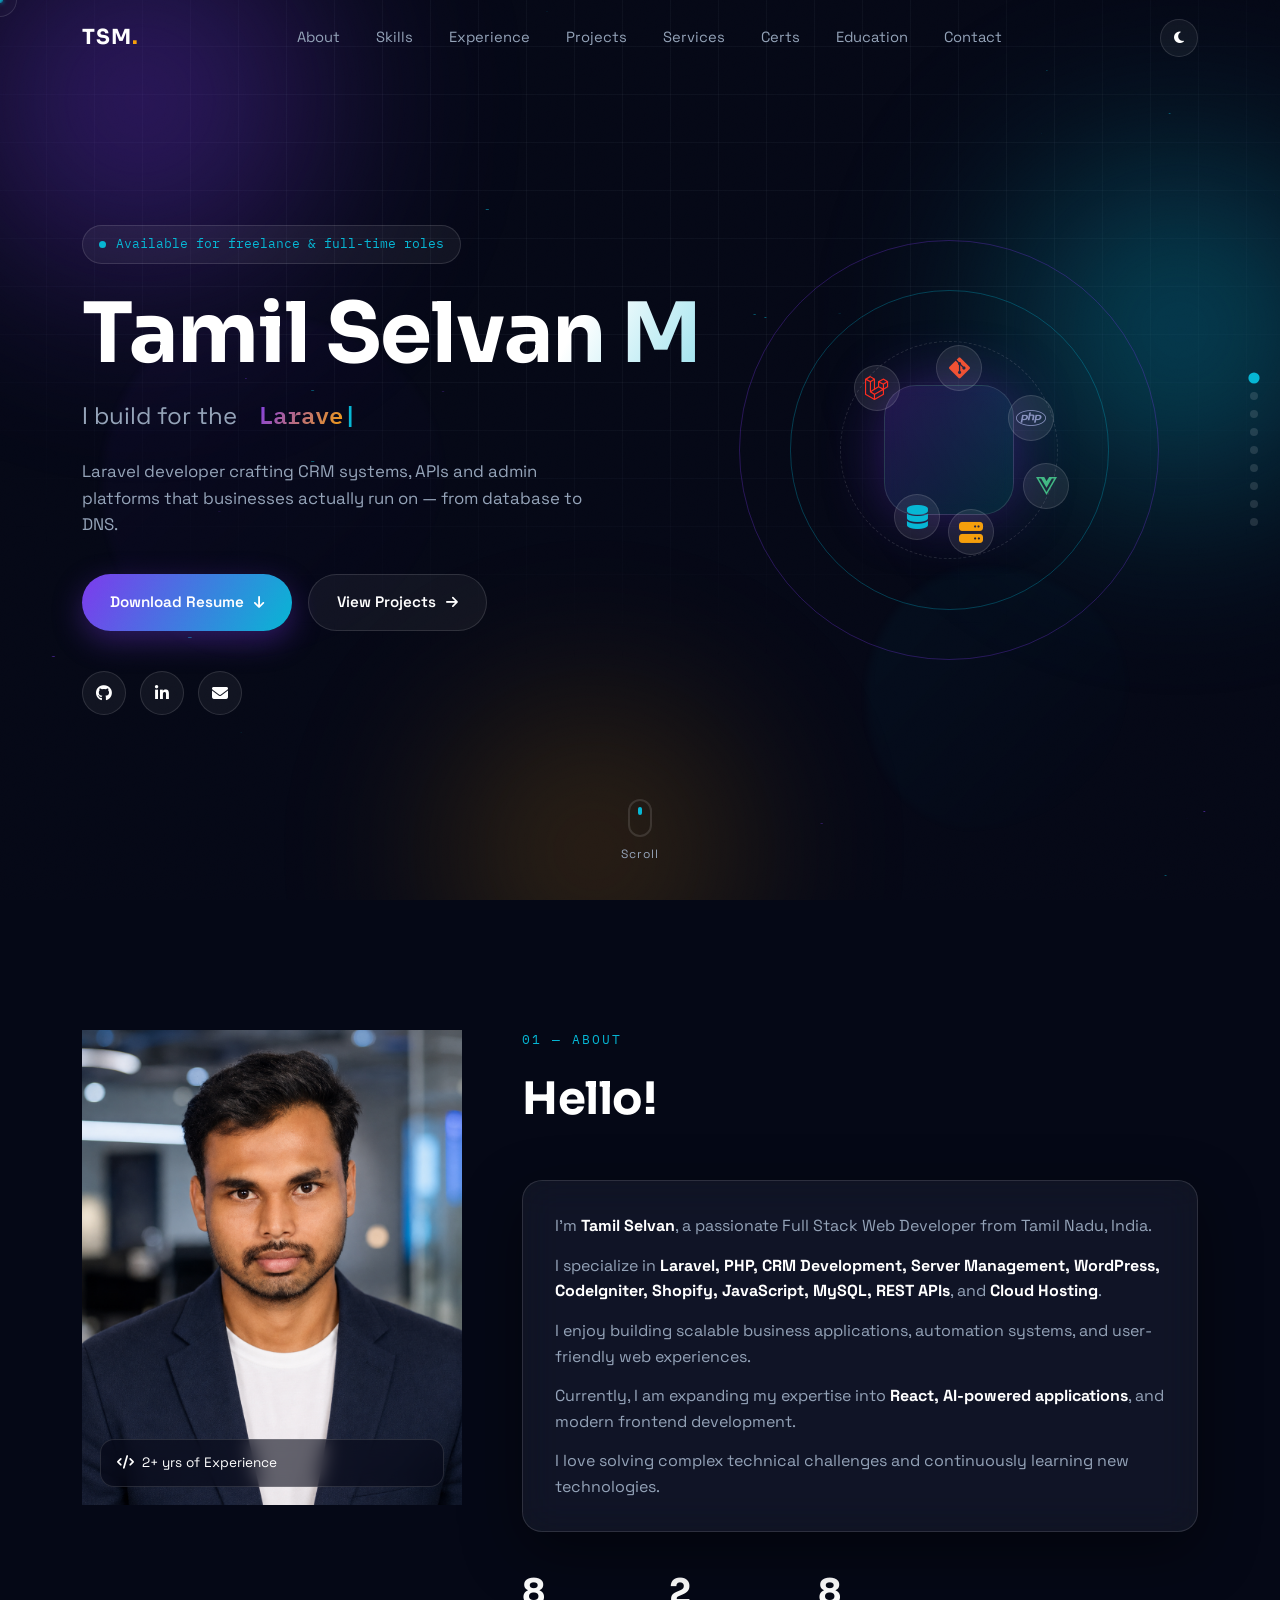
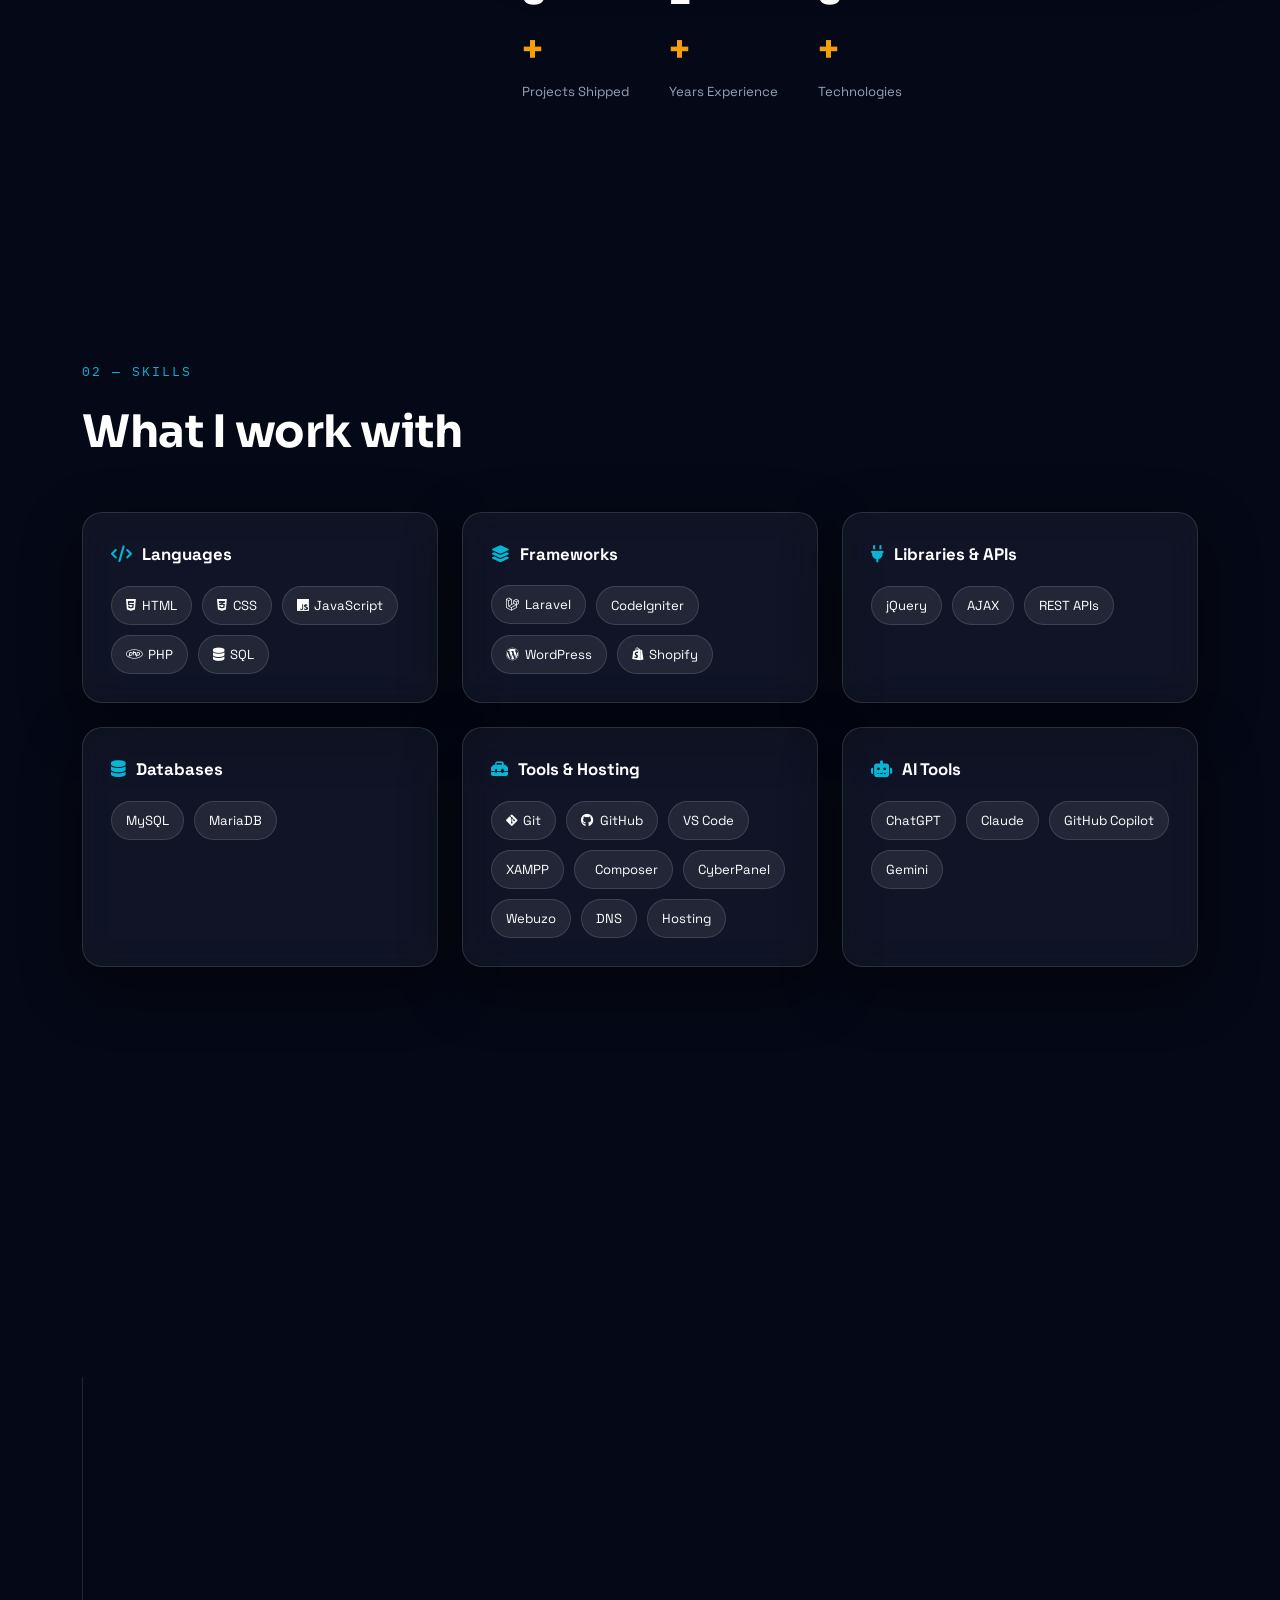
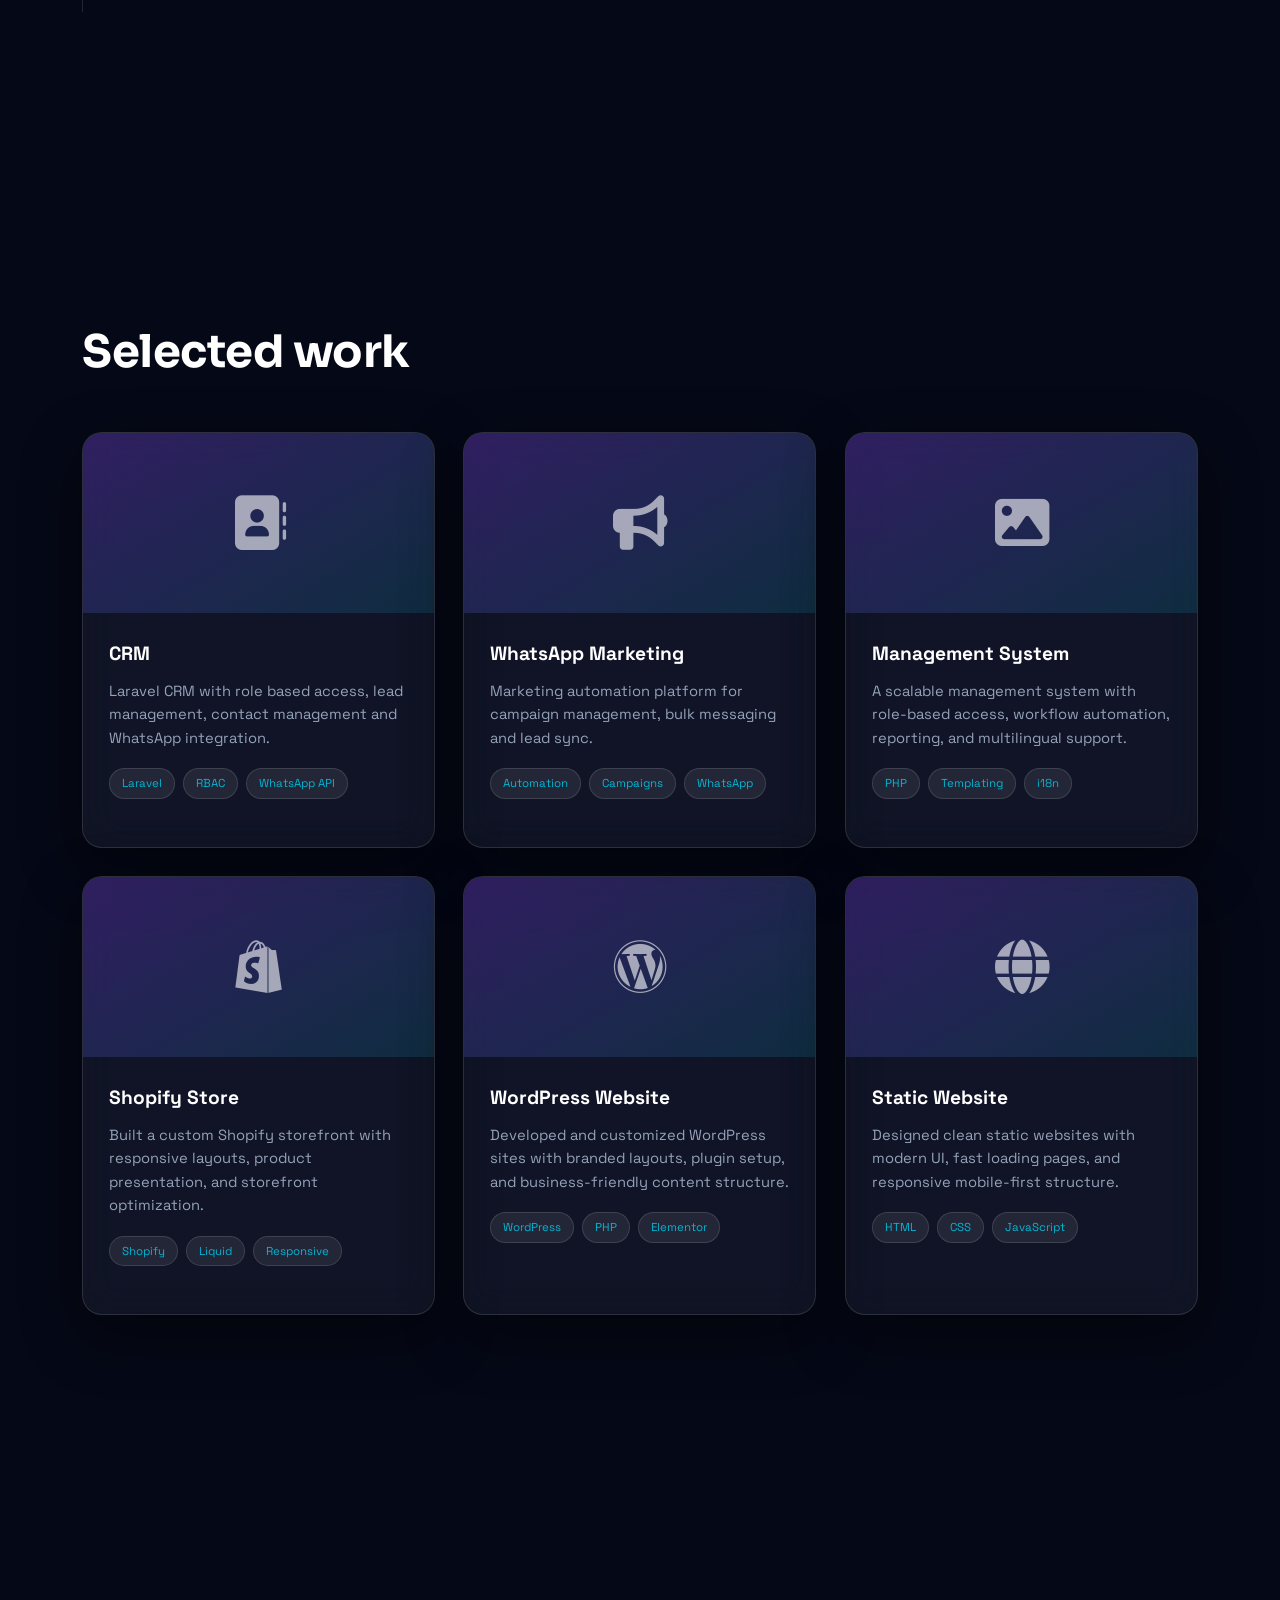
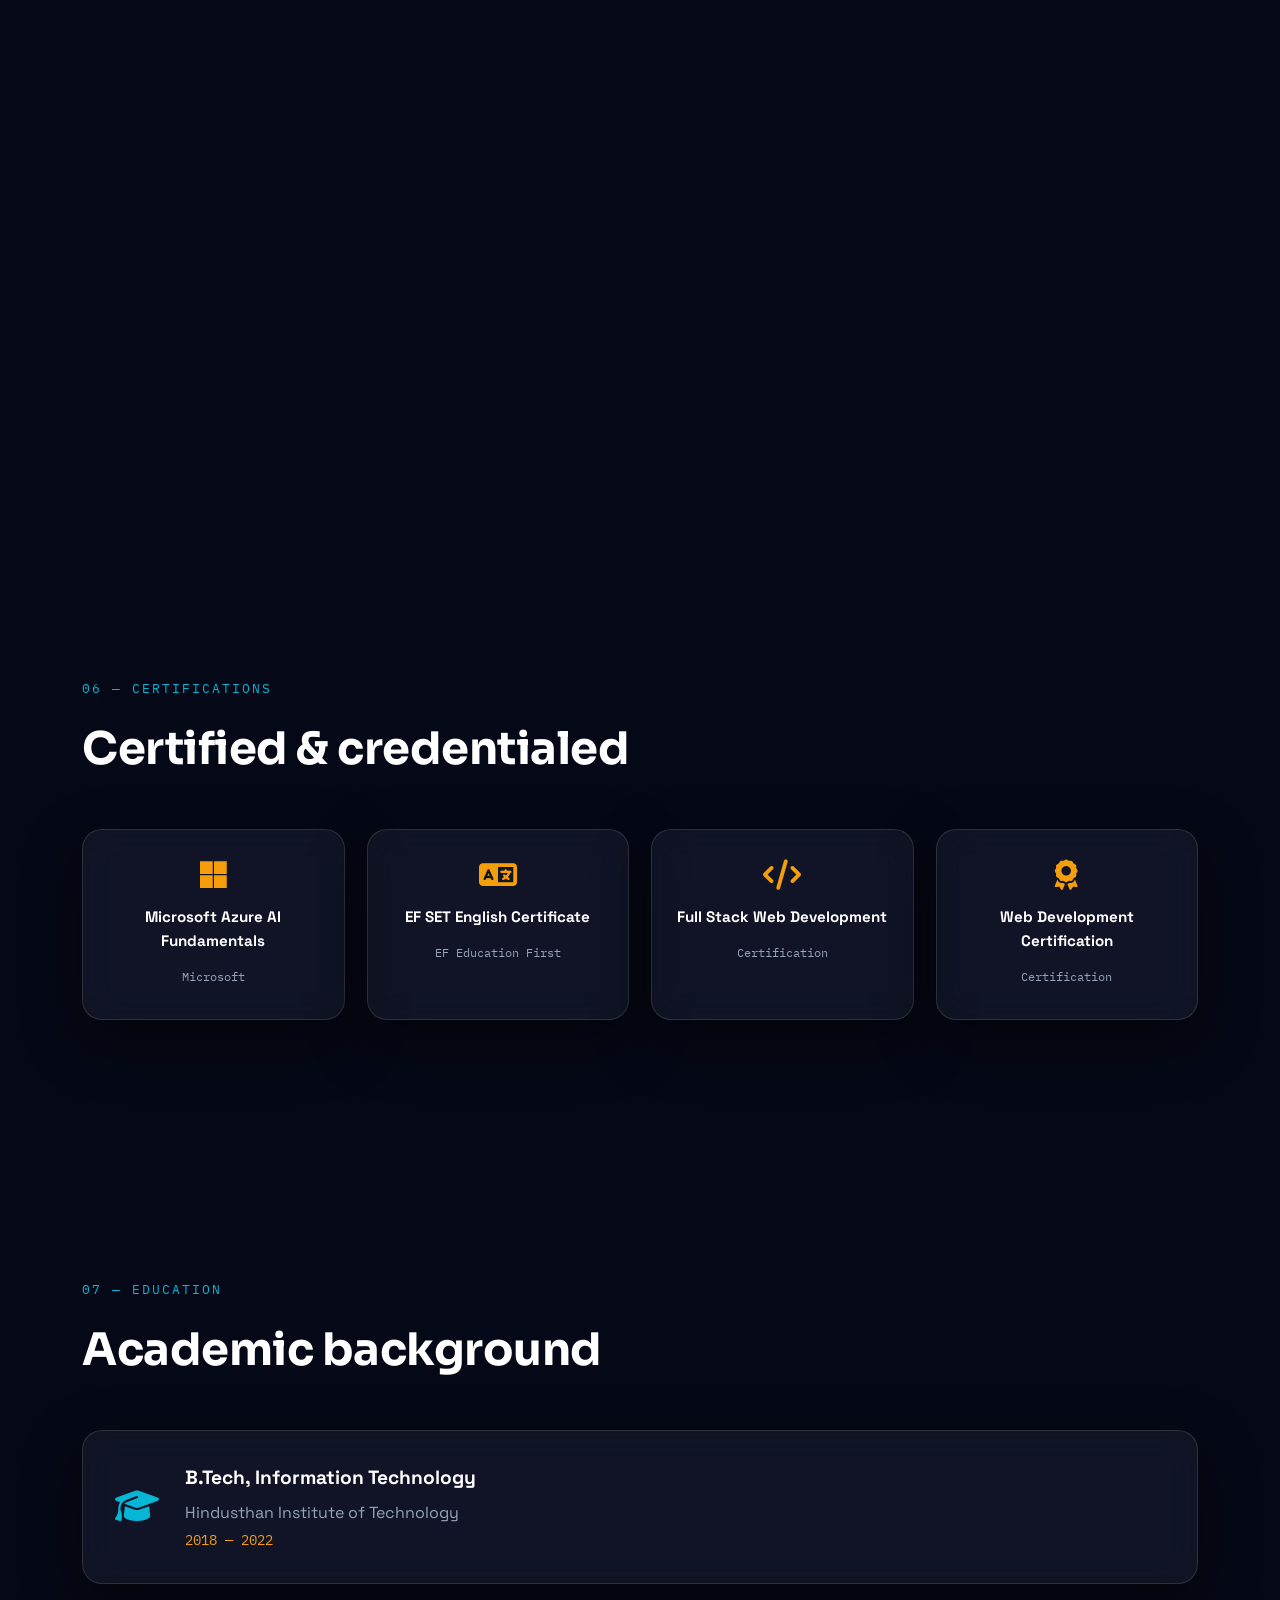
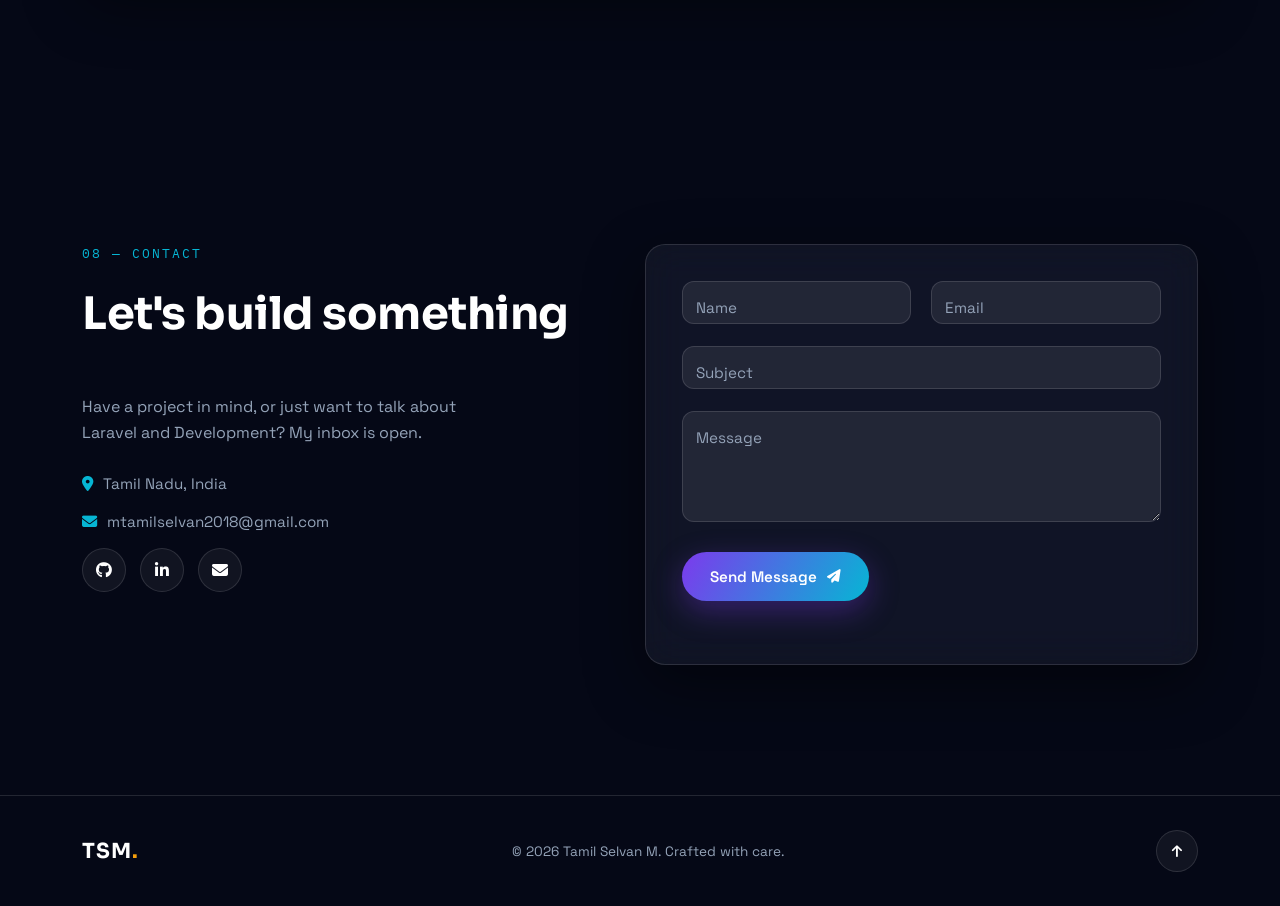
<file: index.html>
<!DOCTYPE html>
<html lang="en">
<head>
<meta charset="UTF-8" />
<meta name="viewport" content="width=device-width, initial-scale=1.0" />
<title>Tamil Selvan M - Laravel &amp; Full Stack Developer</title>
<meta name="description" content="Portfolio of Tamil Selvan M, Laravel &amp; Full Stack Developer specializing in CRM systems, PHP, and cloud hosting." />

<!-- Google Fonts -->
<link rel="preconnect" href="https://fonts.googleapis.com">
<link rel="preconnect" href="https://fonts.gstatic.com" crossorigin>
<link href="https://fonts.googleapis.com/css2?family=Clash+Display:wght@400;500;600;700&family=Space+Grotesk:wght@400;500;600;700&family=IBM+Plex+Mono:wght@400;500&display=swap" rel="stylesheet">
<!-- Fallback for Clash Display (not on Google Fonts) -->
<link href="https://fonts.googleapis.com/css2?family=Sora:wght@400;500;600;700;800&display=swap" rel="stylesheet">

<!-- Font Awesome -->
<link rel="stylesheet" href="https://cdnjs.cloudflare.com/ajax/libs/font-awesome/6.5.1/css/all.min.css">

<link rel="stylesheet" href="style.css">
</head>
<body data-theme="dark">

<!-- ===================== PAGE LOADER ===================== -->
<div class="loader" id="loader">
  <div class="loader-inner">
    <span class="loader-mark">TAMIL SELVAN</span>
    <div class="loader-bar"><div class="loader-bar-fill" id="loaderFill"></div></div>
  </div>
</div>

<!-- ===================== NOISE OVERLAY ===================== -->
<div class="noise-overlay"></div>

<!-- ===================== CUSTOM CURSOR ===================== -->
<div class="cursor-dot" id="cursorDot"></div>
<div class="cursor-ring" id="cursorRing"></div>

<!-- ===================== SCROLL PROGRESS ===================== -->
<div class="scroll-progress" id="scrollProgress"></div>

<!-- ===================== BACKGROUND LAYERS ===================== -->
<div class="bg-fixed">
  <div class="bg-grid"></div>
  <div class="aurora aurora-1"></div>
  <div class="aurora aurora-2"></div>
  <div class="aurora aurora-3"></div>
  <div class="blob blob-a"></div>
  <div class="blob blob-b"></div>
  <canvas id="particles"></canvas>
</div>

<!-- ===================== NAVBAR ===================== -->
<header class="navbar" id="navbar">
  <div class="nav-inner">
    <a href="#hero" class="logo">TSM<span class="dot">.</span></a>

    <nav class="nav-links" id="navLinks">
      <a href="#about" class="nav-link" data-section="about">About</a>
      <a href="#skills" class="nav-link" data-section="skills">Skills</a>
      <a href="#experience" class="nav-link" data-section="experience">Experience</a>
      <a href="#projects" class="nav-link" data-section="projects">Projects</a>
      <a href="#services" class="nav-link" data-section="services">Services</a>
      <a href="#certifications" class="nav-link" data-section="certifications">Certs</a>
      <a href="#education" class="nav-link" data-section="education">Education</a>
      <a href="#contact" class="nav-link" data-section="contact">Contact</a>
    </nav>

    <div class="nav-actions">
      <button class="theme-toggle" id="themeToggle" aria-label="Toggle light and dark theme">
        <i class="fa-solid fa-moon"></i>
      </button>
      <button class="hamburger" id="hamburger" aria-label="Toggle menu">
        <span></span><span></span><span></span>
      </button>
    </div>
  </div>
</header>

<!-- Mobile menu -->
<div class="mobile-menu" id="mobileMenu">
  <a href="#about" class="mobile-link">About</a>
  <a href="#skills" class="mobile-link">Skills</a>
  <a href="#experience" class="mobile-link">Experience</a>
  <a href="#projects" class="mobile-link">Projects</a>
  <a href="#services" class="mobile-link">Services</a>
  <a href="#certifications" class="mobile-link">Certs</a>
  <a href="#education" class="mobile-link">Education</a>
  <a href="#contact" class="mobile-link">Contact</a>
</div>

<main>

<!-- ===================== 1. HERO ===================== -->
<section class="hero" id="hero">
  <div class="hero-inner">
    <p class="hero-eyebrow reveal" data-reveal>
      <span class="pulse-dot"></span> Available for freelance &amp; full-time roles
    </p>

    <h1 class="hero-name reveal" data-reveal>
      <span class="line">Tamil Selvan M</span>
    </h1>

    <div class="hero-role reveal" data-reveal>
      <span class="role-prefix">I build for the</span>
      <span class="typed-wrap">&nbsp;<span id="typed"></span><span class="type-cursor">|</span></span>
    </div>

    <p class="hero-desc reveal" data-reveal>
      Laravel developer crafting CRM systems, APIs and admin platforms that
      businesses actually run on — from database to DNS.
    </p>

    <div class="hero-actions reveal" data-reveal>
      <a href="resume/Tamil_Resume.pdf" class="btn btn-primary magnetic" data-magnetic>
        <span>Download Resume</span> <i class="fa-solid fa-arrow-down"></i>
      </a>
      <a href="#projects" class="btn btn-ghost magnetic" data-magnetic>
        <span>View Projects</span> <i class="fa-solid fa-arrow-right"></i>
      </a>
    </div>

    <div class="hero-socials reveal" data-reveal>
      <a href="https://github.com/TamilSelvan309" target="_blank" rel="noopener" class="social-icon magnetic" data-magnetic aria-label="GitHub"><i class="fa-brands fa-github"></i></a>
      <a href="https://www.linkedin.com/in/tamil-selvan-a5aa76226/" target="_blank" rel="noopener" class="social-icon magnetic" data-magnetic aria-label="LinkedIn"><i class="fa-brands fa-linkedin-in"></i></a>
      <a href="mailto:mtamilselvan2018@gmail.com" class="social-icon magnetic" data-magnetic aria-label="Email"><i class="fa-solid fa-envelope"></i></a>
    </div>
  </div>

  <div class="hero-orbit" aria-hidden="true">
    <div class="orbit-ring ring-1"></div>
    <div class="orbit-ring ring-2"></div>
    <div class="orbit-ring ring-3"></div>
    <div class="orbit-core">
      <div class="core-glass"></div>
      <i class="fa-brands fa-laravel orbit-icon icon-1"></i>
      <i class="fa-brands fa-php orbit-icon icon-2"></i>
      <i class="fa-solid fa-database orbit-icon icon-3"></i>
      <i class="fa-brands fa-vuejs orbit-icon icon-4"></i>
      <i class="fa-solid fa-server orbit-icon icon-5"></i>
      <i class="fa-brands fa-git-alt orbit-icon icon-6"></i>
    </div>
  </div>

  <a href="#about" class="scroll-indicator" aria-label="Scroll down">
    <span class="scroll-mouse"><span class="scroll-wheel"></span></span>
    <span class="scroll-label">Scroll</span>
  </a>
</section>

<!-- ===================== 2. ABOUT ===================== -->
<section class="section" id="about">
  <div class="container about-grid">
    <div class="about-visual reveal" data-reveal>
      <div class="tilt-card photo-card" data-tilt>
        <div class="glow-border"></div>
        <div class="photo-placeholder"><img src="img/TamilTwo.png" alt="Tamil Selvan M" class="profile-image"></div>
        <div class="photo-badge">
          <i class="fa-solid fa-code"></i> 2+ yrs of Experience
        </div>
      </div>
    </div>  

    <div class="about-content">
      <p class="eyebrow reveal" data-reveal>01 — About</p>
      <h2 class="section-title reveal" data-reveal>Hello!</h2>
      <div class="glass-card about-card reveal" data-reveal>
        <p>I'm <strong>Tamil Selvan</strong>, a passionate Full Stack Web Developer from Tamil Nadu, India.</p>
        <p>I specialize in <strong>Laravel, PHP, CRM Development, Server Management, WordPress, CodeIgniter, Shopify, JavaScript, MySQL, REST APIs</strong>, and <strong>Cloud Hosting</strong>.</p>
        <p>I enjoy building scalable business applications, automation systems, and user-friendly web experiences.</p>
        <p>Currently, I am expanding my expertise into <strong>React, AI-powered applications</strong>, and modern frontend development.</p>
        <p>I love solving complex technical challenges and continuously learning new technologies.</p>
      </div>

      <div class="about-stats reveal" data-reveal>
        <div class="stat">
          <span class="stat-num" data-count="15">0</span><span class="stat-plus">+</span>
          <span class="stat-label">Projects Shipped</span>
        </div>
        <div class="stat">
          <span class="stat-num" data-count="2">0</span><span class="stat-plus">+</span>
          <span class="stat-label">Years Experience</span>
        </div>
        <div class="stat">
          <span class="stat-num" data-count="10">0</span><span class="stat-plus">+</span>
          <span class="stat-label">Technologies</span>
        </div>
      </div>
    </div>
  </div>
</section>

<!-- ===================== 3. SKILLS ===================== -->
<section class="section" id="skills">
  <div class="container">
    <p class="eyebrow reveal" data-reveal>02 — Skills</p>
    <h2 class="section-title reveal" data-reveal>What I work with</h2>

    <div class="skills-grid">

      <div class="skill-group glass-card reveal" data-reveal>
        <h3><i class="fa-solid fa-code"></i> Languages</h3>
        <div class="chip-row">
          <span class="chip"><i class="fa-brands fa-html5"></i> HTML</span>
          <span class="chip"><i class="fa-brands fa-css3-alt"></i> CSS</span>
          <span class="chip"><i class="fa-brands fa-js"></i> JavaScript</span>
          <span class="chip"><i class="fa-brands fa-php"></i> PHP</span>
          <span class="chip"><i class="fa-solid fa-database"></i> SQL</span>
        </div>
      </div>

      <div class="skill-group glass-card reveal" data-reveal>
        <h3><i class="fa-solid fa-layer-group"></i> Frameworks</h3>
        <div class="chip-row">
          <span class="chip"><i class="fa-brands fa-laravel"></i> Laravel</span>
          <span class="chip">CodeIgniter</span>
          <span class="chip"><i class="fa-brands fa-wordpress"></i> WordPress</span>
          <span class="chip"><i class="fa-brands fa-shopify"></i> Shopify</span>
        </div>
      </div>

      <div class="skill-group glass-card reveal" data-reveal>
        <h3><i class="fa-solid fa-plug"></i> Libraries &amp; APIs</h3>
        <div class="chip-row">
          <span class="chip">jQuery</span>
          <span class="chip">AJAX</span>
          <span class="chip">REST APIs</span>
        </div>
      </div>

      <div class="skill-group glass-card reveal" data-reveal>
        <h3><i class="fa-solid fa-database"></i> Databases</h3>
        <div class="chip-row">
          <span class="chip">MySQL</span>
          <span class="chip">MariaDB</span>
        </div>
      </div>

      <div class="skill-group glass-card reveal" data-reveal>
        <h3><i class="fa-solid fa-toolbox"></i> Tools &amp; Hosting</h3>
        <div class="chip-row">
          <span class="chip"><i class="fa-brands fa-git-alt"></i> Git</span>
          <span class="chip"><i class="fa-brands fa-github"></i> GitHub</span>
          <span class="chip">VS Code</span>
          <span class="chip">XAMPP</span>
          <span class="chip"><i class="fa-brands fa-composer"></i> Composer</span>
          <span class="chip">CyberPanel</span>
          <span class="chip">Webuzo</span>
          <span class="chip">DNS</span>
          <span class="chip">Hosting</span>
        </div>
      </div>

      <div class="skill-group glass-card reveal" data-reveal>
        <h3><i class="fa-solid fa-robot"></i> AI Tools</h3>
        <div class="chip-row">
          <span class="chip">ChatGPT</span>
          <span class="chip">Claude</span>
          <span class="chip">GitHub Copilot</span>
          <span class="chip">Gemini</span>
        </div>
      </div>

    </div>
  </div>
</section>

<!-- ===================== 4. EXPERIENCE ===================== -->
<section class="section" id="experience">
  <div class="container">
    <p class="eyebrow reveal" data-reveal>03 — Experience</p>
    <h2 class="section-title reveal" data-reveal>Where I've worked</h2>

    <div class="timeline">
      <div class="timeline-item reveal" data-reveal>
        <div class="timeline-dot"></div>
        <div class="glass-card timeline-card">
          <div class="timeline-head">
            <h3>Web Developer</h3>
            <span class="timeline-company">Nakoa Technologies</span>
          </div>
          <ul class="timeline-list">
            <li>Developed CRM &amp; WhatsApp Marketing systems</li>
            <li>Laravel Applications</li>
            <li>REST APIs</li>
            <li>Database Design</li>
            <li>Role Management</li>
            <li>Hosting, DNS &amp; Email Configuration</li>
            <li>Bug Fixing &amp; Deployment</li>
            <li>Performance Optimization</li>
          </ul>
        </div>
      </div>
    </div>
  </div>
</section>

<!-- ===================== 5. PROJECTS ===================== -->
<section class="section" id="projects">
  <div class="container">
    <p class="eyebrow reveal" data-reveal>04 — Projects</p>
    <h2 class="section-title reveal" data-reveal>Selected work</h2>

    <div class="projects-grid">

      <article class="project-card tilt-card glass-card reveal" data-reveal data-tilt>
        <div class="glow-border"></div>
        <div class="project-image"><i class="fa-solid fa-address-book"></i></div>
        <div class="project-body">
          <h3>CRM</h3>
          <p>Laravel CRM with role based access, lead management, contact management and WhatsApp integration.</p>
          <div class="badge-row">
            <span class="badge">Laravel</span><span class="badge">RBAC</span><span class="badge">WhatsApp API</span>
          </div>
          <!-- <div class="project-links">
            <a href="#" class="link-btn">Live Demo <i class="fa-solid fa-arrow-up-right-from-square"></i></a>
            <a href="#" class="link-btn"><i class="fa-brands fa-github"></i> Code</a>
          </div> -->
        </div>
      </article>

      <article class="project-card tilt-card glass-card reveal" data-reveal data-tilt>
        <div class="glow-border"></div>
        <div class="project-image"><i class="fa-solid fa-bullhorn"></i></div>
        <div class="project-body">
          <h3>WhatsApp Marketing</h3>
          <p>Marketing automation platform for campaign management, bulk messaging and lead sync.</p>
          <div class="badge-row">
            <span class="badge">Automation</span><span class="badge">Campaigns</span><span class="badge">WhatsApp</span>
          </div>
          <!-- <div class="project-links">
            <a href="#" class="link-btn">Live Demo <i class="fa-solid fa-arrow-up-right-from-square"></i></a>
            <a href="#" class="link-btn"><i class="fa-brands fa-github"></i> Code</a>
          </div> -->
        </div>
      </article>

      <article class="project-card tilt-card glass-card reveal" data-reveal data-tilt>
        <div class="glow-border"></div>
        <div class="project-image"><i class="fa-solid fa-image"></i></div>
        <div class="project-body">
          <h3>Management System</h3>
          <p>A scalable management system with role-based access, workflow automation, reporting, and multilingual support.</p>
          <div class="badge-row">
            <span class="badge">PHP</span><span class="badge">Templating</span><span class="badge">i18n</span>
          </div>
          <!-- <div class="project-links">
            <a href="#" class="link-btn">Live Demo <i class="fa-solid fa-arrow-up-right-from-square"></i></a>
            <a href="#" class="link-btn"><i class="fa-brands fa-github"></i> Code</a>
          </div> -->
        </div>
      </article>

            <article class="project-card tilt-card glass-card reveal" data-reveal data-tilt>
        <div class="glow-border"></div>
        <div class="project-image"><i class="fa-brands fa-shopify"></i></div>
        <div class="project-body">
          <h3>Shopify Store</h3>
          <p>Built a custom Shopify storefront with responsive layouts, product presentation, and storefront optimization.</p>
          <div class="badge-row">
            <span class="badge">Shopify</span><span class="badge">Liquid</span><span class="badge">Responsive</span>
          </div>
          <!-- <div class="project-links">
            <a href="#" class="link-btn">Live Demo <i class="fa-solid fa-arrow-up-right-from-square"></i></a>
            <a href="#" class="link-btn"><i class="fa-brands fa-github"></i> Code</a>
          </div> -->
        </div>
      </article>

            <article class="project-card tilt-card glass-card reveal" data-reveal data-tilt>
        <div class="glow-border"></div>
        <div class="project-image"><i class="fa-brands fa-wordpress"></i></div>
        <div class="project-body">
          <h3>WordPress Website</h3>
          <p>Developed and customized WordPress sites with branded layouts, plugin setup, and business-friendly content structure.</p>
          <div class="badge-row">
            <span class="badge">WordPress</span><span class="badge">PHP</span><span class="badge">Elementor</span>
          </div>
          <!-- <div class="project-links">
            <a href="#" class="link-btn">Live Demo <i class="fa-solid fa-arrow-up-right-from-square"></i></a>
            <a href="#" class="link-btn"><i class="fa-brands fa-github"></i> Code</a>
          </div> -->
        </div>
      </article>

            <article class="project-card tilt-card glass-card reveal" data-reveal data-tilt>
        <div class="glow-border"></div>
        <div class="project-image"><i class="fa-solid fa-globe"></i></div>
        <div class="project-body">
          <h3>Static Website</h3>
          <p>Designed clean static websites with modern UI, fast loading pages, and responsive mobile-first structure.</p>
          <div class="badge-row">
            <span class="badge">HTML</span><span class="badge">CSS</span><span class="badge">JavaScript</span>
          </div>
          <!-- <div class="project-links">
            <a href="#" class="link-btn">Live Demo <i class="fa-solid fa-arrow-up-right-from-square"></i></a>
            <a href="#" class="link-btn"><i class="fa-brands fa-github"></i> Code</a>
          </div> -->
        </div>
      </article>

    </div>
  </div>
</section>

<!-- ===================== 6. SERVICES ===================== -->
<section class="section" id="services">
  <div class="container">
    <p class="eyebrow reveal" data-reveal>05 — Services</p>
    <h2 class="section-title reveal" data-reveal>How I can help</h2>

    <div class="services-grid">
      <div class="service-card glass-card reveal" data-reveal><i class="fa-brands fa-laravel"></i><h3>Laravel Development</h3></div>
      <div class="service-card glass-card reveal" data-reveal><i class="fa-solid fa-users-gear"></i><h3>CRM Development</h3></div>
      <div class="service-card glass-card reveal" data-reveal><i class="fa-solid fa-globe"></i><h3>Website Development</h3></div>
      <div class="service-card glass-card reveal" data-reveal><i class="fa-solid fa-plug-circle-bolt"></i><h3>API Integration</h3></div>
      <div class="service-card glass-card reveal" data-reveal><i class="fa-solid fa-server"></i><h3>Server Setup</h3></div>
      <div class="service-card glass-card reveal" data-reveal><i class="fa-solid fa-cloud"></i><h3>Cloud Hosting</h3></div>
      <div class="service-card glass-card reveal" data-reveal><i class="fa-brands fa-wordpress"></i><h3>WordPress</h3></div>
      <div class="service-card glass-card reveal" data-reveal><i class="fa-solid fa-gauge-high"></i><h3>Performance Optimization</h3></div>
    </div>
  </div>
</section>

<!-- ===================== 7. CERTIFICATIONS ===================== -->
<section class="section" id="certifications">
  <div class="container">
    <p class="eyebrow reveal" data-reveal>06 — Certifications</p>
    <h2 class="section-title reveal" data-reveal>Certified &amp; credentialed</h2>

    <div class="cert-grid">
      <div class="cert-card glass-card reveal" data-reveal>
        <i class="fa-brands fa-microsoft"></i>
        <h3>Microsoft Azure AI Fundamentals</h3>
        <span class="cert-tag">Microsoft</span>
      </div>
      <div class="cert-card glass-card reveal" data-reveal>
        <i class="fa-solid fa-language"></i>
        <h3>EF SET English Certificate</h3>
        <span class="cert-tag">EF Education First</span>
      </div>
      <div class="cert-card glass-card reveal" data-reveal>
        <i class="fa-solid fa-code"></i>
        <h3>Full Stack Web Development</h3>
        <span class="cert-tag">Certification</span>
      </div>
      <div class="cert-card glass-card reveal" data-reveal>
        <i class="fa-solid fa-award"></i>
        <h3>Web Development Certification</h3>
        <span class="cert-tag">Certification</span>
      </div>
    </div>
  </div>
</section>

<!-- ===================== 8. EDUCATION ===================== -->
<section class="section" id="education">
  <div class="container">
    <p class="eyebrow reveal" data-reveal>07 — Education</p>
    <h2 class="section-title reveal" data-reveal>Academic background</h2>

    <div class="glass-card education-card reveal" data-reveal>
      <div class="edu-icon"><i class="fa-solid fa-graduation-cap"></i></div>
      <div class="edu-content">
        <h3>B.Tech, Information Technology</h3>
        <p class="edu-school">Hindusthan Institute of Technology</p>
        <p class="edu-years">2018 — 2022</p>
      </div>
    </div>
  </div>
</section>

<!-- ===================== 9. CONTACT ===================== -->
<section class="section" id="contact">
  <div class="container contact-grid">
    <div class="contact-info reveal" data-reveal>
      <p class="eyebrow">08 — Contact</p>
      <h2 class="section-title">Let's build something</h2>
      <p class="contact-text">Have a project in mind, or just want to talk about Laravel and Development? My inbox is open.</p>

      <div class="contact-detail"><i class="fa-solid fa-location-dot"></i> Tamil Nadu, India</div>
      <div class="contact-detail"><i class="fa-solid fa-envelope"></i> mtamilselvan2018@gmail.com</div>

      <div class="hero-socials">
        <a href="https://github.com/TamilSelvan309" target="_blank" rel="noopener" class="social-icon magnetic" data-magnetic aria-label="GitHub"><i class="fa-brands fa-github"></i></a>
        <a href="https://www.linkedin.com/in/tamil-selvan-a5aa76226/" target="_blank" rel="noopener" class="social-icon magnetic" data-magnetic aria-label="LinkedIn"><i class="fa-brands fa-linkedin-in"></i></a>
        <a href="mailto:mtamilselvan2018@gmail.com" class="social-icon magnetic" data-magnetic aria-label="Email"><i class="fa-solid fa-envelope"></i></a>
      </div>
    </div>

    <form class="glass-card contact-form reveal" data-reveal id="contactForm">
      <div class="form-row">
        <div class="form-group">
          <input type="text" id="name" name="name" required placeholder=" ">
          <label for="name">Name</label>
        </div>
        <div class="form-group">
          <input type="email" id="email" name="email" required placeholder=" ">
          <label for="email">Email</label>
        </div>
      </div>
      <div class="form-group">
        <input type="text" id="subject" name="subject" required placeholder=" ">
        <label for="subject">Subject</label>
      </div>
      <div class="form-group">
        <textarea id="message" name="message" rows="5" required placeholder=" "></textarea>
        <label for="message">Message</label>
      </div>
      <button type="submit" class="btn btn-primary magnetic" data-magnetic>
        <span id="submitLabel">Send Message</span> <i class="fa-solid fa-paper-plane"></i>
      </button>
      <p class="form-note" id="formNote" aria-live="polite"></p>
    </form>
  </div>
</section>

</main>

<!-- ===================== 10. FOOTER ===================== -->
<footer class="footer">
  <div class="container footer-inner">
    <a href="#hero" class="logo">TSM<span class="dot">.</span></a>
    <p class="footer-copy">© <span id="year"></span> Tamil Selvan M. Crafted with care.</p>
    <button class="back-to-top" id="backToTop" aria-label="Back to top">
      <i class="fa-solid fa-arrow-up"></i>
    </button>
  </div>
</footer>

<!-- Section active indicator -->
<div class="section-indicator" id="sectionIndicator"></div>

<script src="script.js"></script>
</body>
</html>
</file>
<file: style.css>
/* =========================================================
   TAMIL SELVAN M — PORTFOLIO STYLESHEET
   Dark futuristic / glassmorphism / Apple + Awwwards inspired
   ========================================================= */

/* ---------------------------------------------------------
   1. CSS VARIABLES / THEME
   --------------------------------------------------------- */
:root{
  --bg:            #050816;
  --bg-elevated:   #0b0f24;
  --primary:       #7C3AED;
  --primary-soft:  rgba(124,58,237,.35);
  --secondary:     #06B6D4;
  --secondary-soft:rgba(6,182,212,.30);
  --accent:        #F59E0B;
  --text:          #FFFFFF;
  --sub-text:      #94A3B8;

  --glass-bg:      rgba(255,255,255,.05);
  --glass-bg-strong: rgba(255,255,255,.08);
  --glass-border:  rgba(255,255,255,.12);
  --glass-blur:    18px;

  --radius-sm: 12px;
  --radius-md: 20px;
  --radius-lg: 28px;

  --shadow-soft: 0 20px 60px rgba(0,0,0,.45);
  --shadow-glow-primary: 0 0 40px var(--primary-soft);
  --shadow-glow-secondary: 0 0 40px var(--secondary-soft);

  --font-display: 'Sora', 'Space Grotesk', sans-serif;
  --font-body:    'Space Grotesk', sans-serif;
  --font-mono:    'IBM Plex Mono', monospace;

  --ease: cubic-bezier(.19,1,.22,1);
  --dur-fast: .25s;
  --dur-med: .55s;
  --dur-slow: .9s;

  --container: 1180px;

  color-scheme: dark;
}

/* Light theme override */
body[data-theme="light"]{
  --bg:            #F4F5FA;
  --bg-elevated:   #ffffff;
  --text:          #0B1020;
  --sub-text:      #4B5468;
  --glass-bg:      rgba(20,20,40,.045);
  --glass-bg-strong: rgba(20,20,40,.07);
  --glass-border:  rgba(20,20,40,.10);
  --shadow-soft: 0 20px 60px rgba(20,20,60,.10);
  color-scheme: light;
}

/* ---------------------------------------------------------
   2. RESET & BASE
   --------------------------------------------------------- */
*, *::before, *::after{ box-sizing: border-box; margin:0; padding:0; }

html{
  scroll-behavior: smooth;
  scroll-padding-top: 90px;
}

body{
  background: var(--bg);
  color: var(--text);
  font-family: var(--font-body);
  line-height: 1.6;
  overflow-x: hidden;
  transition: background var(--dur-med) var(--ease), color var(--dur-med) var(--ease);
}

img{ max-width: 100%; display:block; }
a{ color: inherit; text-decoration: none; }
ul{ list-style: none; }
button{ font-family: inherit; cursor: pointer; border:none; background:none; color:inherit; }
input, textarea{ font-family: inherit; color: inherit; }

.container{
  max-width: var(--container);
  margin: 0 auto;
  padding: 0 32px;
}

::selection{ background: var(--primary); color:#fff; }

/* Respect reduced motion */
@media (prefers-reduced-motion: reduce){
  *, *::before, *::after{
    animation-duration: .001ms !important;
    animation-iteration-count: 1 !important;
    transition-duration: .001ms !important;
    scroll-behavior: auto !important;
  }
}

/* Hide custom cursor / disable on touch devices */
@media (hover: none), (pointer: coarse){
  .cursor-dot, .cursor-ring{ display:none !important; }
}

/* Focus visibility */
a:focus-visible, button:focus-visible, input:focus-visible, textarea:focus-visible{
  outline: 2px solid var(--secondary);
  outline-offset: 3px;
  border-radius: 6px;
}

/* ---------------------------------------------------------
   3. PAGE LOADER
   --------------------------------------------------------- */
.loader{
  position: fixed; inset:0; z-index: 9999;
  background: var(--bg);
  display:flex; align-items:center; justify-content:center;
  transition: opacity .6s var(--ease), visibility .6s var(--ease);
}
.loader.hidden{ opacity:0; visibility:hidden; pointer-events:none; }
.loader-inner{ display:flex; flex-direction:column; align-items:center; gap:18px; }
.loader-mark{
  font-family: var(--font-display); font-weight:700; font-size: 2.2rem;
  background: linear-gradient(120deg,var(--primary),var(--secondary));
  -webkit-background-clip:text; background-clip:text; color:transparent;
  letter-spacing: 2px;
  animation: pulseScale 1.4s ease-in-out infinite;
}
.loader-bar{ width:160px; height:3px; background: rgba(255,255,255,.08); border-radius:4px; overflow:hidden; }
.loader-bar-fill{ height:100%; width:0%; background: linear-gradient(90deg,var(--primary),var(--secondary)); border-radius:4px; }
@keyframes pulseScale{ 0%,100%{ transform:scale(1); opacity:1;} 50%{ transform:scale(1.08); opacity:.7;} }

/* ---------------------------------------------------------
   4. NOISE OVERLAY
   --------------------------------------------------------- */
.noise-overlay{
  position: fixed; inset:0; z-index: 2;
  pointer-events:none;
  opacity: .035;
  mix-blend-mode: overlay;
  background-image: url("data:image/svg+xml,%3Csvg xmlns='http://www.w3.org/2000/svg' width='120' height='120'%3E%3Cfilter id='n'%3E%3CfeTurbulence type='fractalNoise' baseFrequency='0.9' numOctaves='2' stitchTiles='stitch'/%3E%3C/filter%3E%3Crect width='100%25' height='100%25' filter='url(%23n)'/%3E%3C/svg%3E");
}

/* ---------------------------------------------------------
   5. CUSTOM CURSOR
   --------------------------------------------------------- */
.cursor-dot, .cursor-ring{
  position: fixed; top:0; left:0; z-index: 9998;
  pointer-events:none;
  border-radius:50%;
  transform: translate(-50%,-50%);
  will-change: transform;
}
.cursor-dot{
  width:6px; height:6px; background: var(--secondary);
  transition: transform .1s ease-out, background .3s ease;
}
.cursor-ring{
  width:34px; height:34px; border:1px solid var(--glass-border);
  background: rgba(255,255,255,.02);
  backdrop-filter: blur(2px);
  transition: width .25s var(--ease), height .25s var(--ease), border-color .25s ease, background .25s ease;
}
.cursor-ring.active{
  width:60px; height:60px;
  border-color: var(--primary);
  background: rgba(124,58,237,.08);
}

/* ---------------------------------------------------------
   6. SCROLL PROGRESS BAR
   --------------------------------------------------------- */
.scroll-progress{
  position: fixed; top:0; left:0; height:3px; width:0%;
  background: linear-gradient(90deg,var(--primary),var(--secondary),var(--accent));
  z-index: 1001;
  transition: width .1s linear;
}

/* ---------------------------------------------------------
   7. BACKGROUND LAYERS (grid, aurora, blobs, particles)
   --------------------------------------------------------- */
.bg-fixed{
  position: fixed; inset:0; z-index:0; overflow:hidden;
  background: var(--bg);
}
.bg-grid{
  position:absolute; inset:-2px;
  background-image:
    linear-gradient(rgba(148,163,184,.06) 1px, transparent 1px),
    linear-gradient(90deg, rgba(148,163,184,.06) 1px, transparent 1px);
  background-size: 48px 48px;
  mask-image: radial-gradient(ellipse 80% 60% at 50% 20%, #000 40%, transparent 90%);
  animation: gridDrift 30s linear infinite;
}
@keyframes gridDrift{
  from{ background-position: 0 0, 0 0; }
  to{ background-position: 48px 48px, 48px 48px; }
}
.aurora{
  position:absolute; border-radius:50%;
  filter: blur(90px);
  opacity:.5;
  will-change: transform, opacity;
}
.aurora-1{ width:520px; height:520px; top:-160px; left:-120px; background: radial-gradient(circle, var(--primary), transparent 70%); animation: auroraMove1 18s ease-in-out infinite; }
.aurora-2{ width:480px; height:480px; top:10%; right:-140px; background: radial-gradient(circle, var(--secondary), transparent 70%); animation: auroraMove2 22s ease-in-out infinite; }
.aurora-3{ width:420px; height:420px; bottom:-160px; left:30%; background: radial-gradient(circle, var(--accent), transparent 70%); opacity:.28; animation: auroraMove3 26s ease-in-out infinite; }
@keyframes auroraMove1{ 0%,100%{ transform: translate(0,0) scale(1);} 50%{ transform: translate(60px,80px) scale(1.15);} }
@keyframes auroraMove2{ 0%,100%{ transform: translate(0,0) scale(1);} 50%{ transform: translate(-70px,60px) scale(1.1);} }
@keyframes auroraMove3{ 0%,100%{ transform: translate(0,0) scale(1);} 50%{ transform: translate(50px,-40px) scale(1.2);} }

.blob{ position:absolute; border-radius:45% 55% 60% 40%/50% 45% 55% 50%; opacity:.14; filter: blur(4px); }
.blob-a{ width:340px; height:340px; top:35%; left:8%; border:1px solid var(--glass-border); background: linear-gradient(135deg, var(--primary-soft), transparent); animation: floatY 12s ease-in-out infinite; }
.blob-b{ width:260px; height:260px; bottom:8%; right:12%; border:1px solid var(--glass-border); background: linear-gradient(135deg, var(--secondary-soft), transparent); animation: floatY 15s ease-in-out infinite reverse; }
@keyframes floatY{ 0%,100%{ transform: translateY(0) rotate(0deg);} 50%{ transform: translateY(-30px) rotate(8deg);} }

#particles{ position:absolute; inset:0; width:100%; height:100%; }

body[data-theme="light"] .bg-grid{ background-image:
    linear-gradient(rgba(20,20,60,.06) 1px, transparent 1px),
    linear-gradient(90deg, rgba(20,20,60,.06) 1px, transparent 1px); }
body[data-theme="light"] .aurora{ opacity:.22; }

/* ---------------------------------------------------------
   8. NAVBAR
   --------------------------------------------------------- */
.navbar{
  position: fixed; top:0; left:0; right:0; z-index: 900;
  padding: 18px 0;
  transition: padding var(--dur-fast) var(--ease), background var(--dur-fast) var(--ease), box-shadow var(--dur-fast) var(--ease);
}
.navbar.scrolled{
  padding: 10px 0;
  background: rgba(5,8,22,.6);
  backdrop-filter: blur(var(--glass-blur));
  box-shadow: 0 10px 30px rgba(0,0,0,.25);
  border-bottom: 1px solid var(--glass-border);
}
body[data-theme="light"] .navbar.scrolled{ background: rgba(244,245,250,.75); }

.nav-inner{
  max-width: var(--container);
  margin:0 auto;
  padding: 0 32px;
  display:flex; align-items:center; justify-content:space-between;
}
.logo{
  font-family: var(--font-display); font-weight:700; font-size:1.3rem; letter-spacing:1px;
}
.logo .dot{ color: var(--accent); }

.nav-links{ display:flex; gap:8px; }
.nav-link{
  position:relative;
  font-size:.92rem; color: var(--sub-text);
  padding:8px 14px; border-radius:999px;
  transition: color var(--dur-fast) ease, background var(--dur-fast) ease;
}
.nav-link:hover, .nav-link.active{ color: var(--text); background: var(--glass-bg); }

.nav-actions{ display:flex; align-items:center; gap:14px; }
.theme-toggle{
  width:38px; height:38px; border-radius:50%;
  display:flex; align-items:center; justify-content:center;
  border:1px solid var(--glass-border); background: var(--glass-bg);
  transition: transform var(--dur-fast) ease, border-color var(--dur-fast) ease;
}
.theme-toggle:hover{ transform: rotate(20deg); border-color: var(--secondary); }

.hamburger{
  display:none; flex-direction:column; gap:5px; width:24px;
}
.hamburger span{ height:2px; width:100%; background: var(--text); border-radius:2px; transition: transform .3s var(--ease), opacity .3s var(--ease); }
.hamburger.open span:nth-child(1){ transform: translateY(7px) rotate(45deg); }
.hamburger.open span:nth-child(2){ opacity:0; }
.hamburger.open span:nth-child(3){ transform: translateY(-7px) rotate(-45deg); }

.mobile-menu{
  position: fixed; top:0; right:0; height:100vh; width:min(78vw,320px);
  background: rgba(8,11,28,.92); backdrop-filter: blur(20px);
  border-left: 1px solid var(--glass-border);
  z-index: 899;
  display:flex; flex-direction:column; gap:6px;
  padding: 100px 32px;
  transform: translateX(100%);
  transition: transform .45s var(--ease);
}
.mobile-menu.open{ transform: translateX(0); }
.mobile-link{ padding:14px 0; font-size:1.1rem; color: var(--sub-text); border-bottom:1px solid var(--glass-border); }
.mobile-link:hover{ color: var(--text); }
body[data-theme="light"] .mobile-menu{ background: rgba(255,255,255,.92); }

/* ---------------------------------------------------------
   9. GLASS / TILT / GLOW UTILITIES
   --------------------------------------------------------- */
.glass-card{
  background: var(--glass-bg);
  border: 1px solid var(--glass-border);
  backdrop-filter: blur(var(--glass-blur)) saturate(140%);
  -webkit-backdrop-filter: blur(var(--glass-blur)) saturate(140%);
  border-radius: var(--radius-md);
  box-shadow: var(--shadow-soft);
}

.tilt-card{ position:relative; transform-style: preserve-3d; will-change: transform; }

.glow-border{
  position:absolute; inset:0; border-radius: inherit; padding:1px;
  background: linear-gradient(120deg, var(--primary), var(--secondary), var(--accent));
  -webkit-mask: linear-gradient(#fff 0 0) content-box, linear-gradient(#fff 0 0);
  -webkit-mask-composite: xor; mask-composite: exclude;
  opacity:0; transition: opacity .4s ease;
  pointer-events:none;
}
.tilt-card:hover .glow-border{ opacity:.9; }

/* ---------------------------------------------------------
   10. BUTTONS
   --------------------------------------------------------- */
.btn{
  display:inline-flex; align-items:center; gap:10px;
  padding: 15px 28px; border-radius:999px;
  font-weight:600; font-size:.95rem;
  transition: transform var(--dur-fast) var(--ease), box-shadow var(--dur-fast) var(--ease);
}
.btn i{ font-size:.85rem; }
.btn-primary{
  background: linear-gradient(120deg,var(--primary),var(--secondary));
  color:#fff;
  box-shadow: 0 10px 30px var(--primary-soft);
}
.btn-primary:hover{ transform: translateY(-3px); box-shadow: 0 16px 40px var(--primary-soft); }
.btn-ghost{
  border:1px solid var(--glass-border);
  background: var(--glass-bg);
}
.btn-ghost:hover{ border-color: var(--secondary); color: var(--secondary); transform: translateY(-3px); }

.social-icon{
  width:44px; height:44px; border-radius:50%;
  display:flex; align-items:center; justify-content:center;
  border:1px solid var(--glass-border); background: var(--glass-bg);
  transition: transform var(--dur-fast) var(--ease), border-color var(--dur-fast) ease, color var(--dur-fast) ease;
}
.social-icon:hover{ transform: translateY(-4px); border-color: var(--secondary); color: var(--secondary); }

/* ---------------------------------------------------------
   11. HERO
   --------------------------------------------------------- */
.hero{
  position:relative; z-index:1;
  min-height:100vh;
  display:flex; align-items:center;
  padding: 140px 32px 100px;
  max-width: var(--container);
  margin:0 auto;
  gap:40px;
}
.hero-inner{ max-width: 720px; }

.hero-eyebrow{
  display:inline-flex; align-items:center; gap:10px;
  font-family: var(--font-mono); font-size:.8rem; color: var(--secondary);
  padding:8px 16px; border-radius:999px;
  border:1px solid var(--glass-border); background: var(--glass-bg);
  margin-bottom:26px;
}
.pulse-dot{ width:7px; height:7px; border-radius:50%; background: var(--secondary); box-shadow:0 0 0 0 var(--secondary-soft); animation: pulseDot 2s infinite; }
@keyframes pulseDot{ 0%{ box-shadow:0 0 0 0 rgba(6,182,212,.6);} 70%{ box-shadow:0 0 0 10px rgba(6,182,212,0);} 100%{ box-shadow:0 0 0 0 rgba(6,182,212,0);} }

.hero-name{
  font-family: var(--font-display);
  font-weight:700;
  font-size: clamp(2.6rem, 7vw, 5.2rem);
  line-height:1.05;
  letter-spacing:-1px;
  margin-bottom:18px;
  background: linear-gradient(120deg,#fff 40%, var(--secondary) 70%, var(--primary));
  -webkit-background-clip:text; background-clip:text; color:transparent;
  background-size:200% 100%;
  animation: gradientFlow 8s ease infinite;
}
@keyframes gradientFlow{ 0%{background-position:0% 50%;} 50%{background-position:100% 50%;} 100%{background-position:0% 50%;} }

.hero-role{
  display:flex; flex-wrap:wrap; align-items:baseline; gap:8px;
  font-size: clamp(1.1rem, 2.4vw, 1.5rem);
  margin-bottom:22px;
  color: var(--sub-text);
}
.typed-wrap{ font-family: var(--font-mono); color: var(--text); font-weight:600; }
#typed{ background: linear-gradient(120deg,var(--primary),var(--accent)); -webkit-background-clip:text; background-clip:text; color:transparent; }
.type-cursor{ color: var(--secondary); animation: blink 1s step-end infinite; }
@keyframes blink{ 50%{ opacity:0; } }

.hero-desc{ max-width:520px; color: var(--sub-text); font-size:1.05rem; margin-bottom:36px; }
.hero-actions{ display:flex; flex-wrap:wrap; gap:16px; margin-bottom:40px; }
.hero-socials{ display:flex; gap:14px; }

/* Hero 3D orbit */
.hero-orbit{
  position:absolute; right:6%; top:50%; transform:translateY(-50%);
  width:420px; height:420px;
  display:flex; align-items:center; justify-content:center;
  perspective: 1000px;
}
.orbit-ring{
  position:absolute; border-radius:50%;
  border:1px solid var(--glass-border);
}
.ring-1{ width:100%; height:100%; animation: spin 26s linear infinite; border-color: rgba(124,58,237,.3); }
.ring-2{ width:76%; height:76%; animation: spin 20s linear infinite reverse; border-color: rgba(6,182,212,.3); }
.ring-3{ width:52%; height:52%; animation: spin 15s linear infinite; border-style:dashed; }
@keyframes spin{ from{ transform: rotate(0deg);} to{ transform: rotate(360deg);} }

.orbit-core{ position:relative; width:130px; height:130px; }
.core-glass{
  position:absolute; inset:0; border-radius:32px;
  background: linear-gradient(135deg, rgba(124,58,237,.25), rgba(6,182,212,.15));
  border:1px solid var(--glass-border);
  backdrop-filter: blur(10px);
  box-shadow: 0 0 60px var(--primary-soft);
  animation: floatCore 6s ease-in-out infinite;
}
@keyframes floatCore{ 0%,100%{ transform: translateY(0) rotate(0deg);} 50%{ transform: translateY(-14px) rotate(6deg);} }

.orbit-icon{
  position:absolute; font-size:1.5rem; color: var(--text);
  background: var(--glass-bg-strong); border:1px solid var(--glass-border);
  width:46px; height:46px; border-radius:50%;
  display:flex; align-items:center; justify-content:center;
  animation: floatIcon 5s ease-in-out infinite;
}
.icon-1{ top:-20px; left:-30px; color:#FF2D20; animation-delay:0s; }
.icon-2{ top:10px; right:-40px; color:#8892BF; animation-delay:.6s; }
.icon-3{ bottom:-25px; left:10px; color: var(--secondary); animation-delay:1.2s; }
.icon-4{ top:60%; right:-55px; color:#41B883; animation-delay:1.8s; }
.icon-5{ bottom:-40px; right:20px; color: var(--accent); animation-delay:2.4s; }
.icon-6{ top:-40px; left:40%; color:#F05133; animation-delay:3s; }
@keyframes floatIcon{ 0%,100%{ transform: translateY(0);} 50%{ transform: translateY(-10px);} }

.scroll-indicator{
  position:absolute; bottom:36px; left:50%; transform:translateX(-50%);
  display:flex; flex-direction:column; align-items:center; gap:8px;
  color: var(--sub-text); font-size:.75rem; letter-spacing:1px;
}
.scroll-mouse{ width:24px; height:38px; border:2px solid var(--glass-border); border-radius:14px; display:flex; justify-content:center; padding-top:6px; }
.scroll-wheel{ width:4px; height:8px; background: var(--secondary); border-radius:2px; animation: scrollWheel 1.6s ease infinite; }
@keyframes scrollWheel{ 0%{ opacity:1; transform:translateY(0);} 100%{ opacity:0; transform:translateY(10px);} }

/* ---------------------------------------------------------
   12. SECTION SHARED STYLES
   --------------------------------------------------------- */
.section{ position:relative; z-index:1; padding: 130px 0; }
.eyebrow{
  font-family: var(--font-mono); font-size:.8rem; letter-spacing:2px;
  color: var(--secondary); text-transform:uppercase; margin-bottom:14px;
}
.section-title{
  font-family: var(--font-display); font-weight:700;
  font-size: clamp(1.9rem, 4vw, 2.8rem);
  margin-bottom: 44px;
  letter-spacing:-.5px;
}

/* Reveal-on-scroll base state */
[data-reveal]{
  opacity:0; transform: translateY(36px);
  transition: opacity .8s var(--ease), transform .8s var(--ease);
}
[data-reveal].in-view{ opacity:1; transform:none; }

/* ---------------------------------------------------------
   13. ABOUT
   --------------------------------------------------------- */
.about-grid{ display:grid; grid-template-columns: 380px 1fr; gap:60px; align-items:start; }
.photo-card{
  position:relative; padding:0; overflow:hidden; aspect-ratio: 4/5;
  display:flex; align-items:center; justify-content:center;
}
.photo-placeholder{ width:100%; height:100%; display:flex; align-items:center; justify-content:center; background: linear-gradient(160deg, rgba(124,58,237,.25), rgba(6,182,212,.12)); overflow:hidden; } .profile-image{ width:100%; height:100%; object-fit:cover; object-position:center top; display:block; }
.photo-badge{
  position:absolute; bottom:18px; left:18px; right:18px;
  padding:12px 16px; border-radius:14px;
  background: rgba(5,8,22,.6); backdrop-filter: blur(10px);
  border:1px solid var(--glass-border);
  font-size:.85rem;
  display:flex; align-items:center; gap:8px;
}
.about-card{ padding:32px; margin-bottom:32px; }
.about-card p{ margin-bottom:14px; color: var(--sub-text); }
.about-card p:last-child{ margin-bottom:0; }
.about-card strong{ color: var(--text); }

.about-stats{ display:flex; gap:40px; flex-wrap:wrap; }
.stat{ display:flex; flex-direction:column; }
.stat-num{ font-family: var(--font-display); font-size:2.2rem; font-weight:700; color: var(--text); display:inline; }
.stat-plus{ font-family: var(--font-display); font-size:2.2rem; font-weight:700; color: var(--accent); }
.stat-label{ font-size:.82rem; color: var(--sub-text); margin-top:4px; }

/* ---------------------------------------------------------
   14. SKILLS
   --------------------------------------------------------- */
.skills-grid{ display:grid; grid-template-columns: repeat(3,1fr); gap:24px; }
.skill-group{ padding:28px; transition: transform var(--dur-fast) var(--ease), border-color var(--dur-fast) ease; }
.skill-group:hover{ transform: translateY(-6px); border-color: var(--secondary-soft); }
.skill-group h3{ display:flex; align-items:center; gap:10px; font-size:1.05rem; margin-bottom:18px; }
.skill-group h3 i{ color: var(--secondary); }
.chip-row{ display:flex; flex-wrap:wrap; gap:10px; }
.chip{
  display:inline-flex; align-items:center; gap:6px;
  font-size:.82rem; padding:8px 14px; border-radius:999px;
  background: var(--glass-bg-strong); border:1px solid var(--glass-border);
  transition: transform .25s ease, border-color .25s ease, color .25s ease;
}
.chip:hover{ transform: translateY(-3px) scale(1.04); border-color: var(--primary); color: var(--secondary); }

/* ---------------------------------------------------------
   15. EXPERIENCE / TIMELINE
   --------------------------------------------------------- */
.timeline{ position:relative; padding-left:32px; border-left:1px solid var(--glass-border); }
.timeline-item{ position:relative; margin-bottom:10px; }
.timeline-dot{
  position:absolute; left:-38px; top:8px; width:14px; height:14px; border-radius:50%;
  background: linear-gradient(120deg,var(--primary),var(--secondary));
  box-shadow: 0 0 0 6px rgba(124,58,237,.15);
}
.timeline-card{ padding:30px; }
.timeline-head{ display:flex; justify-content:space-between; flex-wrap:wrap; gap:8px; margin-bottom:16px; }
.timeline-head h3{ font-size:1.2rem; }
.timeline-company{ font-family: var(--font-mono); font-size:.85rem; color: var(--accent); }
.timeline-list{ display:grid; grid-template-columns: repeat(2,1fr); gap:10px 24px; }
.timeline-list li{ position:relative; padding-left:18px; color: var(--sub-text); font-size:.94rem; }
.timeline-list li::before{ content:''; position:absolute; left:0; top:9px; width:6px; height:6px; border-radius:50%; background: var(--secondary); }

/* ---------------------------------------------------------
   16. PROJECTS
   --------------------------------------------------------- */
.projects-grid{ display:grid; grid-template-columns: repeat(auto-fit, minmax(320px,1fr)); gap:28px; }
.project-card{ padding:0; overflow:hidden; }
.project-image{
  height:180px; display:flex; align-items:center; justify-content:center;
  font-size:3.4rem; color: rgba(255,255,255,.6);
  background: linear-gradient(150deg, rgba(124,58,237,.3), rgba(6,182,212,.15));
}
.project-body{ padding:26px; }
.project-body h3{ font-size:1.2rem; margin-bottom:10px; }
.project-body p{ color: var(--sub-text); font-size:.92rem; margin-bottom:18px; }
.badge-row{ display:flex; flex-wrap:wrap; gap:8px; margin-bottom:22px; }
.badge{ font-size:.72rem; padding:5px 12px; border-radius:999px; background: var(--glass-bg-strong); border:1px solid var(--glass-border); color: var(--secondary); }
.project-links{ display:flex; gap:18px; }
.link-btn{ font-size:.85rem; font-weight:600; display:flex; align-items:center; gap:6px; color: var(--text); transition: color .25s ease, gap .25s ease; }
.link-btn:hover{ color: var(--secondary); gap:9px; }

/* ---------------------------------------------------------
   17. SERVICES
   --------------------------------------------------------- */
.services-grid{ display:grid; grid-template-columns: repeat(4,1fr); gap:22px; }
.service-card{
  padding:32px 24px; text-align:center;
  transition: transform var(--dur-fast) var(--ease), border-color var(--dur-fast) ease;
}
.service-card:hover{ transform: translateY(-8px); border-color: var(--primary-soft); }
.service-card i{ font-size:1.8rem; color: var(--primary); margin-bottom:16px; display:block; }
.service-card h3{ font-size:.98rem; font-weight:600; }

/* ---------------------------------------------------------
   18. CERTIFICATIONS
   --------------------------------------------------------- */
.cert-grid{ display:grid; grid-template-columns: repeat(4,1fr); gap:22px; }
.cert-card{ padding:30px 22px; text-align:center; transition: transform var(--dur-fast) var(--ease); }
.cert-card:hover{ transform: translateY(-8px) rotate(-1deg); }
.cert-card i{ font-size:1.9rem; color: var(--accent); margin-bottom:14px; display:block; }
.cert-card h3{ font-size:.95rem; margin-bottom:10px; }
.cert-tag{ font-family: var(--font-mono); font-size:.72rem; color: var(--sub-text); }

/* ---------------------------------------------------------
   19. EDUCATION
   --------------------------------------------------------- */
.education-card{ padding:32px; display:flex; align-items:center; gap:26px; }
.edu-icon{ font-size:2.2rem; color: var(--secondary); }
.edu-content h3{ font-size:1.2rem; margin-bottom:6px; }
.edu-school{ color: var(--sub-text); margin-bottom:4px; }
.edu-years{ font-family: var(--font-mono); font-size:.85rem; color: var(--accent); }

/* ---------------------------------------------------------
   20. CONTACT
   --------------------------------------------------------- */
.contact-grid{ display:grid; grid-template-columns: 1fr 1.1fr; gap:60px; align-items:start; }
.contact-text{ color: var(--sub-text); margin: 18px 0 26px; max-width:420px; }
.contact-detail{ display:flex; align-items:center; gap:10px; margin-bottom:14px; color: var(--sub-text); font-size:.95rem; }
.contact-detail i{ color: var(--secondary); }

.contact-form{ padding:36px; }
.form-row{ display:grid; grid-template-columns:1fr 1fr; gap:20px; }
.form-group{ position:relative; margin-bottom:22px; }
.form-group input, .form-group textarea{
  width:100%; padding: 16px 14px 8px; background: var(--glass-bg-strong);
  border:1px solid var(--glass-border); border-radius:12px;
  transition: border-color .25s ease;
  resize: vertical;
}
.form-group input:focus, .form-group textarea:focus{ border-color: var(--secondary); outline:none; }
.form-group label{
  position:absolute; left:14px; top:15px; color: var(--sub-text); font-size:.95rem;
  pointer-events:none; transition: all .2s ease; background:transparent;
}
.form-group input:focus + label,
.form-group input:not(:placeholder-shown) + label,
.form-group textarea:focus + label,
.form-group textarea:not(:placeholder-shown) + label{
  top:4px; font-size:.68rem; color: var(--secondary);
}
.form-note{ margin-top:14px; font-size:.85rem; color: var(--secondary); min-height:1em; }

/* ---------------------------------------------------------
   21. FOOTER
   --------------------------------------------------------- */
.footer{ position:relative; z-index:1; border-top:1px solid var(--glass-border); padding: 34px 0; }
.footer-inner{ display:flex; align-items:center; justify-content:space-between; flex-wrap:wrap; gap:16px; }
.footer-copy{ color: var(--sub-text); font-size:.85rem; }
.back-to-top{
  width:42px; height:42px; border-radius:50%; border:1px solid var(--glass-border);
  background: var(--glass-bg); display:flex; align-items:center; justify-content:center;
  transition: transform .3s var(--ease), border-color .3s ease;
}
.back-to-top:hover{ transform: translateY(-5px); border-color: var(--secondary); }

/* ---------------------------------------------------------
   22. SECTION ACTIVE INDICATOR (side dots)
   --------------------------------------------------------- */
.section-indicator{
  position: fixed; right:22px; top:50%; transform:translateY(-50%);
  display:flex; flex-direction:column; gap:10px; z-index: 500;
}
.section-indicator span{
  width:8px; height:8px; border-radius:50%; background: var(--glass-border);
  transition: background .3s ease, transform .3s ease;
}
.section-indicator span.active{ background: var(--secondary); transform: scale(1.4); }
@media (max-width: 900px){ .section-indicator{ display:none; } }

/* ---------------------------------------------------------
   23. RIPPLE EFFECT
   --------------------------------------------------------- */
.ripple{
  position:absolute; border-radius:50%; background: rgba(255,255,255,.35);
  transform: scale(0); animation: rippleAnim .6s ease-out forwards;
  pointer-events:none;
}
@keyframes rippleAnim{ to{ transform: scale(3); opacity:0; } }

/* ---------------------------------------------------------
   24. RESPONSIVE
   --------------------------------------------------------- */
@media (max-width: 1080px){
  .hero-orbit{ display:none; }
  .about-grid{ grid-template-columns: 300px 1fr; }
}

@media (max-width: 900px){
  .nav-links{ display:none; }
  .hamburger{ display:flex; }
  .skills-grid{ grid-template-columns: repeat(2,1fr); }
  .services-grid{ grid-template-columns: repeat(2,1fr); }
  .cert-grid{ grid-template-columns: repeat(2,1fr); }
  .about-grid{ grid-template-columns: 1fr; }
  .about-visual{ max-width:320px; margin: 0 auto 40px; }
  .contact-grid{ grid-template-columns: 1fr; }
  .timeline-list{ grid-template-columns: 1fr; }
}

@media (max-width: 640px){
  .container{ padding: 0 20px; }
  .hero{ padding: 120px 20px 90px; }
  .skills-grid{ grid-template-columns: 1fr; }
  .services-grid{ grid-template-columns: 1fr; }
  .cert-grid{ grid-template-columns: 1fr; }
  .form-row{ grid-template-columns: 1fr; }
  .hero-actions{ flex-direction:column; align-items:flex-start; }
  .section{ padding: 90px 0; }
}
</file>
